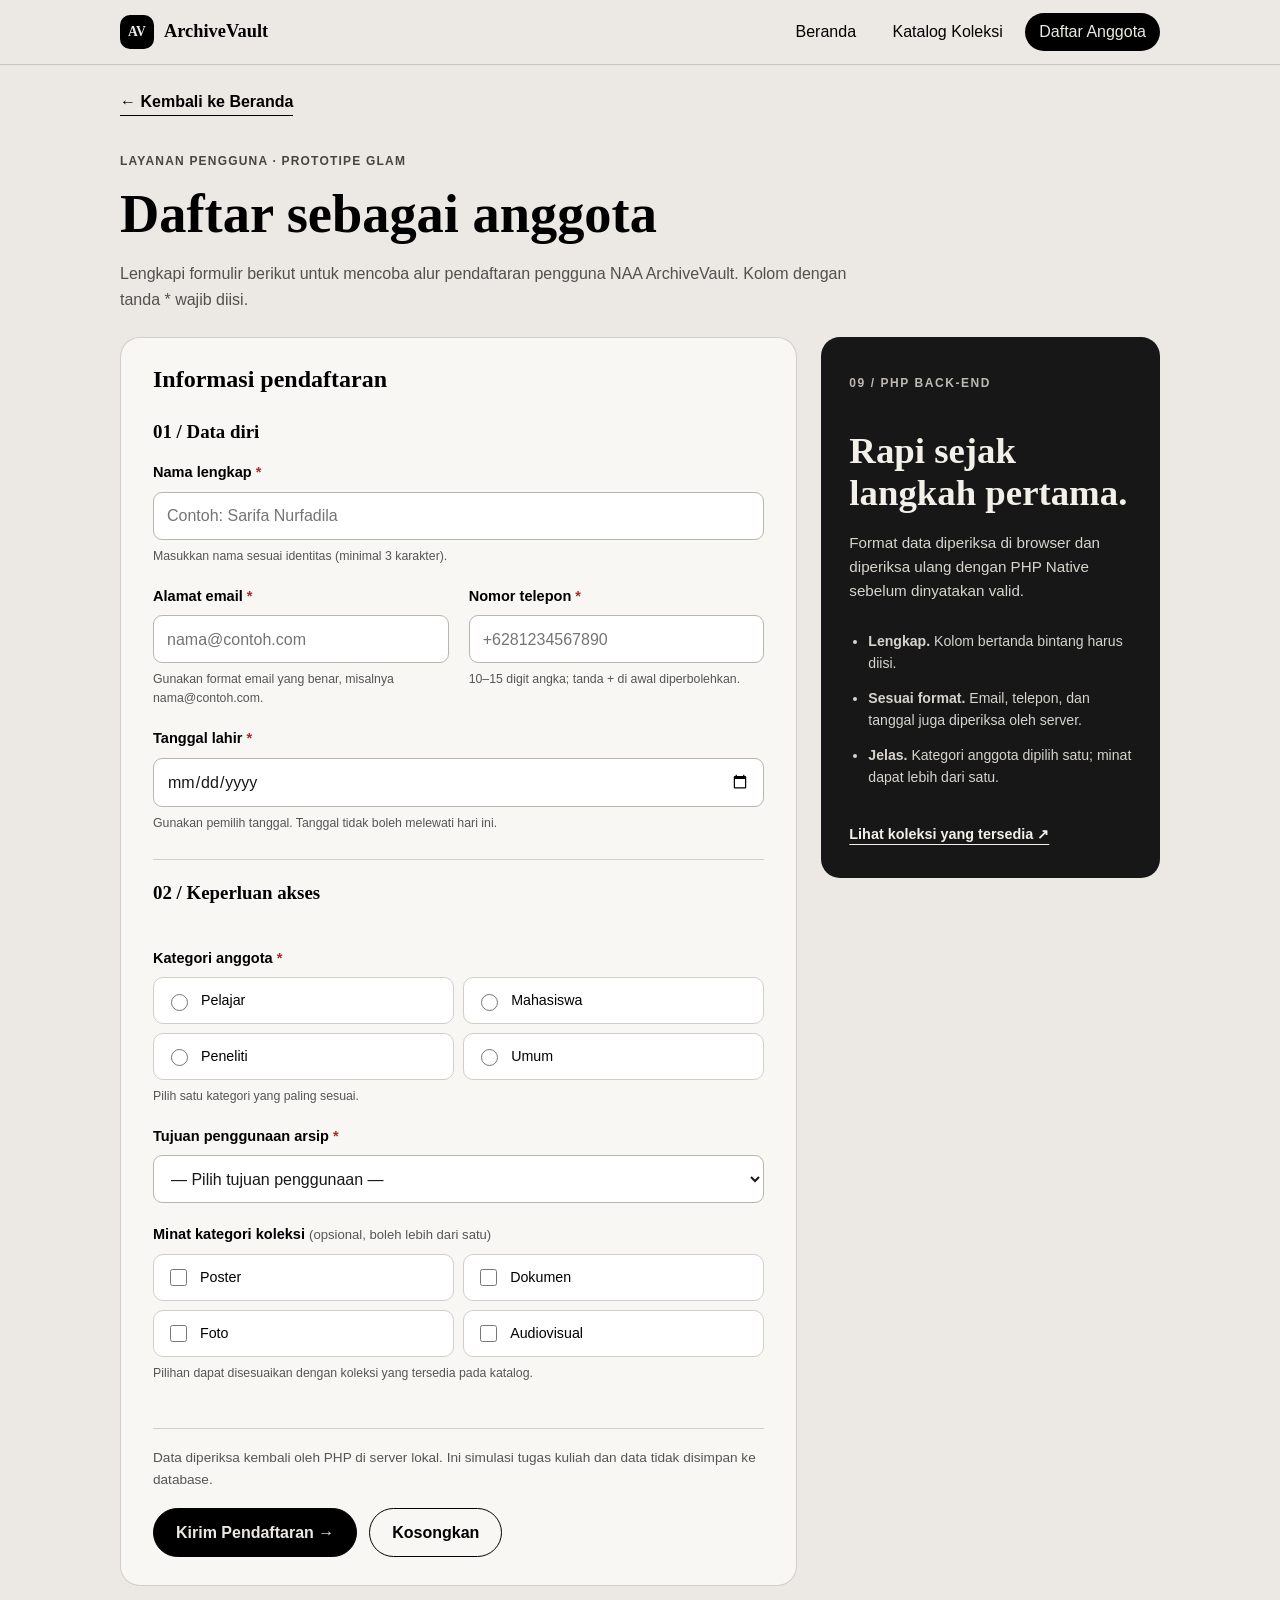
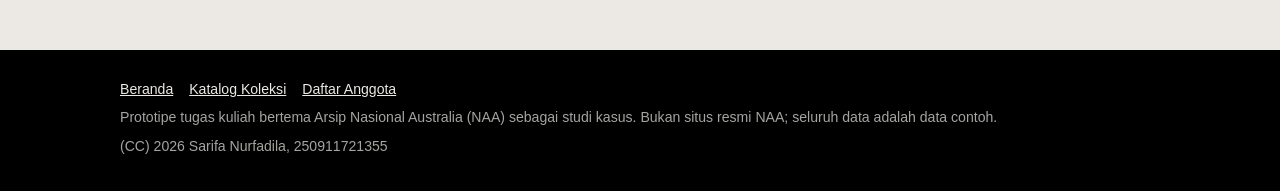
<file: formulir.html>
<!DOCTYPE html>
<html lang="id">
<head>
<meta charset="UTF-8">
<meta name="viewport" content="width=device-width, initial-scale=1.0">
<title>Formulir Pendaftaran Anggota — NAA ArchiveVault</title>
<link rel="stylesheet" href="style.css">
</head>
<body>
<header class="site-header" id="atas">
  <div class="container header-inner">
    <a class="brand" href="index.php"><span class="brand-mark">AV</span> ArchiveVault</a>
    <nav class="nav" aria-label="Navigasi utama">
      <a href="index.php">Beranda</a>
      <a href="katalog.html">Katalog Koleksi</a>
      <a href="formulir.html" class="is-active" aria-current="page">Daftar Anggota</a>
    </nav>
  </div>
</header>
<main class="container">
  <a class="back" href="index.php">← Kembali ke Beranda</a>
  <div class="form-head">
    <p class="eyebrow">Layanan pengguna · Prototipe GLAM</p>
    <h1>Daftar sebagai anggota</h1>
    <p class="muted">Lengkapi formulir berikut untuk mencoba alur pendaftaran pengguna NAA ArchiveVault. Kolom dengan tanda <span aria-label="wajib diisi">*</span> wajib diisi.</p>
  </div>
  <div class="registration-layout">
    <section class="form-card" aria-labelledby="judul-form">
      <h2 id="judul-form">Informasi pendaftaran</h2>
      <form id="form-pendaftaran" action="layanan.php" method="POST">
        <fieldset class="form-section">
          <legend>01 / Data diri</legend>
          <div class="form-grid">
            <div class="field field-full">
              <label for="nama">Nama lengkap <span class="required-mark">*</span></label>
              <input id="nama" name="nama" type="text" placeholder="Contoh: Sarifa Nurfadila" autocomplete="name" minlength="3" maxlength="80" required>
              <small>Masukkan nama sesuai identitas (minimal 3 karakter).</small>
            </div>
            <div class="field">
              <label for="email">Alamat email <span class="required-mark">*</span></label>
              <input id="email" name="email" type="email" placeholder="nama@contoh.com" autocomplete="email" maxlength="100" required>
              <small>Gunakan format email yang benar, misalnya nama@contoh.com.</small>
            </div>
            <div class="field">
              <label for="telepon">Nomor telepon <span class="required-mark">*</span></label>
              <input id="telepon" name="telepon" type="tel" inputmode="tel" placeholder="+6281234567890" pattern="[+]?[0-9]{10,15}" title="Gunakan 10–15 digit angka, boleh diawali tanda +." autocomplete="tel" required>
              <small>10–15 digit angka; tanda + di awal diperbolehkan.</small>
            </div>
            <div class="field field-full">
              <label for="tanggal-lahir">Tanggal lahir <span class="required-mark">*</span></label>
              <input id="tanggal-lahir" name="tanggal_lahir" type="date" min="1900-01-01" required>
              <small>Gunakan pemilih tanggal. Tanggal tidak boleh melewati hari ini.</small>
            </div>
          </div>
        </fieldset>
        <fieldset class="form-section">
          <legend>02 / Keperluan akses</legend>
          <div class="field">
            <label>Kategori anggota <span class="required-mark">*</span></label>
            <div class="choice-grid" role="group" aria-label="Kategori anggota">
              <label class="choice"><input type="radio" name="kategori_anggota" value="Pelajar" required> Pelajar</label>
              <label class="choice"><input type="radio" name="kategori_anggota" value="Mahasiswa"> Mahasiswa</label>
              <label class="choice"><input type="radio" name="kategori_anggota" value="Peneliti"> Peneliti</label>
              <label class="choice"><input type="radio" name="kategori_anggota" value="Umum"> Umum</label>
            </div>
            <small>Pilih satu kategori yang paling sesuai.</small>
          </div>
          <div class="field">
            <label for="tujuan">Tujuan penggunaan arsip <span class="required-mark">*</span></label>
            <select id="tujuan" name="tujuan" required>
              <option value="" selected disabled>— Pilih tujuan penggunaan —</option>
              <option value="Penelitian">Penelitian</option>
              <option value="Tugas sekolah atau kuliah">Tugas sekolah atau kuliah</option>
              <option value="Penelusuran sejarah keluarga">Penelusuran sejarah keluarga</option>
              <option value="Pembelajaran umum">Pembelajaran umum</option>
              <option value="Kebutuhan lain">Kebutuhan lain</option>
            </select>
          </div>
          <div class="field">
            <label>Minat kategori koleksi <span class="optional">(opsional, boleh lebih dari satu)</span></label>
            <div class="choice-grid" role="group" aria-label="Minat kategori koleksi">
              <label class="choice"><input type="checkbox" name="minat_koleksi[]" value="Poster"> Poster</label>
              <label class="choice"><input type="checkbox" name="minat_koleksi[]" value="Dokumen"> Dokumen</label>
              <label class="choice"><input type="checkbox" name="minat_koleksi[]" value="Foto"> Foto</label>
              <label class="choice"><input type="checkbox" name="minat_koleksi[]" value="Audiovisual"> Audiovisual</label>
            </div>
            <small>Pilihan dapat disesuaikan dengan koleksi yang tersedia pada katalog.</small>
          </div>
        </fieldset>
        <div class="form-bottom">
          <p class="privacy-text">Data diperiksa kembali oleh PHP di server lokal. Ini simulasi tugas kuliah dan data tidak disimpan ke database.</p>
          <div class="form-actions">
            <button class="btn" type="submit">Kirim Pendaftaran →</button>
            <button class="btn btn-outline" type="reset">Kosongkan</button>
          </div>
        </div>
      </form>
    </section>
    <aside class="form-aside" aria-labelledby="judul-panduan">
      <span class="aside-number">09 / PHP BACK-END</span>
      <h2 id="judul-panduan">Rapi sejak langkah pertama.</h2>
      <p>Format data diperiksa di browser dan diperiksa ulang dengan PHP Native sebelum dinyatakan valid.</p>
      <ul>
        <li><strong>Lengkap.</strong> Kolom bertanda bintang harus diisi.</li>
        <li><strong>Sesuai format.</strong> Email, telepon, dan tanggal juga diperiksa oleh server.</li>
        <li><strong>Jelas.</strong> Kategori anggota dipilih satu; minat dapat lebih dari satu.</li>
      </ul>
      <a href="katalog.html" class="aside-link">Lihat koleksi yang tersedia ↗</a>
    </aside>
  </div>
</main>
<footer class="site-footer">
  <div class="container">
    <a href="index.php">Beranda</a><a href="katalog.html">Katalog Koleksi</a><a href="formulir.html">Daftar Anggota</a>
    <p>Prototipe tugas kuliah bertema Arsip Nasional Australia (NAA) sebagai studi kasus. Bukan situs resmi NAA; seluruh data adalah data contoh.</p>
    <p>(CC) 2026 Sarifa Nurfadila, 250911721355</p>
  </div>
</footer>
<script>
// Batasi pilihan tanggal di browser; pemeriksaan ulang juga dilakukan di PHP.
const tanggal = document.getElementById('tanggal-lahir');
const today = new Date();
tanggal.max = [today.getFullYear(), String(today.getMonth() + 1).padStart(2, '0'), String(today.getDate()).padStart(2, '0')].join('-');
</script>
</body>
</html>
</file>
<file: style.css>
:root{--paper:#ECE9E4;--ink:#000;--muted:rgba(0,0,0,.66);--line:rgba(0,0,0,.16);--wash:rgba(0,0,0,.055);
--serif:Charter,'Iowan Old Style',Georgia,serif;--sans:-apple-system,'Segoe UI',Roboto,Arial,sans-serif}
*{box-sizing:border-box}
body{margin:0;background:var(--paper);color:var(--ink);font:16px/1.6 var(--sans)}
a{color:inherit}
.container{max-width:1080px;margin:0 auto;padding:0 20px}
h1,h2,h3{font-family:var(--serif);line-height:1.15;margin:0 0 .5em}
h1{font-size:clamp(2rem,5vw,3.4rem)}h2{font-size:1.6rem}h3{font-size:1.15rem}
.muted{color:var(--muted)}
/* global nav */
.site-header{position:sticky;top:0;z-index:10;background:var(--paper);border-bottom:1px solid var(--line)}
.header-inner{display:flex;align-items:center;justify-content:space-between;gap:16px;min-height:64px;flex-wrap:wrap}
.brand{display:flex;align-items:center;gap:10px;text-decoration:none;font-family:var(--serif);font-weight:700;font-size:1.15rem}
.brand-mark{display:grid;place-items:center;width:34px;height:34px;border-radius:10px;background:var(--ink);color:var(--paper);font-size:.85rem}
.nav a{display:inline-block;padding:6px 14px;border-radius:999px;text-decoration:none;font-weight:500;margin-left:4px}
.nav a:hover,.nav a.is-active{background:var(--ink);color:var(--paper)}
/* buttons */
.btn{display:inline-block;padding:11px 22px;border-radius:999px;border:1.5px solid var(--ink);background:var(--ink);color:var(--paper);text-decoration:none;font-weight:600}
.btn:hover{background:transparent;color:var(--ink)}
.btn-outline{background:transparent;color:var(--ink)}.btn-outline:hover{background:var(--ink);color:var(--paper)}
.back{display:inline-block;margin:24px 0 8px;font-weight:600;text-decoration:none;border-bottom:1.5px solid var(--ink)}
.chip{display:inline-block;padding:2px 12px;border:1px solid var(--line);border-radius:999px;font-size:.8rem;margin-right:6px}
/* home */
.hero{padding:64px 0 48px}.hero p{max-width:620px;font-size:1.1rem;color:var(--muted)}
.banner{background:var(--ink);color:var(--paper);border-radius:24px;padding:36px;display:grid;grid-template-columns:1fr 1fr;gap:28px;align-items:center;margin-bottom:56px}
.banner img{width:100%;border-radius:14px;display:block}.banner p{color:rgba(236,233,228,.75)}
.banner .btn{background:var(--paper);color:var(--ink);border-color:var(--paper)}.banner .btn:hover{background:transparent;color:var(--paper)}
.eyebrow{text-transform:uppercase;letter-spacing:.1em;font-size:.75rem;font-weight:700;opacity:.7}
/* catalog */
.page-title{padding:8px 0 24px}
.grid{display:grid;grid-template-columns:repeat(auto-fill,minmax(290px,1fr));gap:22px;padding-bottom:56px}
.card{border:1px solid var(--line);border-radius:18px;overflow:hidden;background:#f5f3ef;display:flex;flex-direction:column}
.card img{width:100%;aspect-ratio:4/3;object-fit:cover;display:block;background:var(--wash)}
.card-body{padding:18px;display:flex;flex-direction:column;gap:8px;flex:1}
.card-body p{margin:0;color:var(--muted);font-size:.93rem}
.card-body .btn{margin-top:auto;text-align:center}
/* detail */
.detail{display:grid;grid-template-columns:1.2fr 1fr;gap:32px;padding-bottom:40px;align-items:start}
.detail figure{margin:0}.detail figure img{width:100%;border-radius:18px;border:1px solid var(--line);display:block}
table{width:100%;border-collapse:collapse;background:#f5f3ef;border:1px solid var(--line);border-radius:12px}
th,td{text-align:left;padding:10px 14px;border-bottom:1px solid var(--line);vertical-align:top}
th{width:38%;background:var(--wash);font-weight:600}
.actions{display:flex;gap:12px;flex-wrap:wrap;margin:24px 0 56px}
.note{font-size:.85rem;color:var(--muted);margin-top:14px}
.site-footer{background:var(--ink);color:var(--paper);padding:28px 0;font-size:.88rem}
.site-footer a{margin-right:16px}.site-footer p{margin:.4em 0;color:rgba(236,233,228,.7)}
@media(max-width:760px){.banner,.detail{grid-template-columns:1fr}}


/* Tugas 7: formulir pendaftaran anggota */
.form-head{max-width:740px;padding:16px 0 24px}
.form-head h1{margin:4px 0 12px}
.form-head p:last-child{margin-bottom:0}
.registration-layout{display:grid;grid-template-columns:minmax(0,1.8fr) minmax(260px,.9fr);gap:24px;align-items:start;padding-bottom:64px}
.form-card{background:#f8f7f4;border:1px solid var(--line);border-radius:20px;padding:28px 32px}
.form-card>h2{font-size:1.5rem;margin-bottom:24px}
.form-section{margin:0;padding:0 0 26px;border:0;border-bottom:1px solid var(--line);min-width:0}
.form-section+.form-section{padding-top:25px}
.form-section legend{font-family:var(--serif);font-size:1.18rem;font-weight:700;padding:0;margin-bottom:14px}
.form-section+.form-section legend{padding-top:18px}
.form-grid{display:grid;grid-template-columns:repeat(2,minmax(0,1fr));gap:20px}
.field{display:flex;flex-direction:column;gap:7px;margin-bottom:20px}
.form-grid .field{margin-bottom:0}
.field-full{grid-column:1 / -1}
.field>label{font-size:.91rem;font-weight:700}
.required-mark{color:#a42c2c}
.optional{font-size:.82rem;color:var(--muted);font-weight:400}
.field>small{font-size:.77rem;line-height:1.5;color:var(--muted)}
.field>input,.field>select{width:100%;min-height:48px;padding:10px 13px;background:#fff;border:1.5px solid #b7b5af;border-radius:9px;color:#171717;font:inherit;transition:border-color .15s,box-shadow .15s}
.field>input::placeholder{color:#747474}
.field>input:focus,.field>select:focus{outline:none;box-shadow:0 0 0 3px rgba(0,0,0,.08)}
/* Persyaratan feedback visual HTML5 :focus:invalid / :focus:valid */
.field>input:focus:invalid,.field>select:focus:invalid{border-color:#b73333;box-shadow:0 0 0 3px rgba(183,51,51,.12)}
.field>input:focus:valid,.field>select:focus:valid{border-color:#247a51;box-shadow:0 0 0 3px rgba(36,122,81,.13)}
.choice-grid{display:grid;grid-template-columns:repeat(2,minmax(0,1fr));gap:9px}
.choice{display:flex;align-items:center;gap:10px;padding:11px 12px;border:1px solid #d1cec8;border-radius:10px;background:#fff;cursor:pointer;font-size:.89rem;min-height:45px}
.choice:has(input:checked){border-color:#171717;background:#eeece7}
.choice input{width:17px;height:17px;accent-color:#161616;flex-shrink:0}
.choice:focus-within{outline:2px solid #595959;outline-offset:2px}
.form-bottom{padding-top:18px}
.privacy-text{font-size:.85rem;color:var(--muted);margin:0 0 17px}
.form-actions{display:flex;flex-wrap:wrap;gap:12px}
.form-actions .btn{cursor:pointer;font:inherit;font-weight:600}
.success-message{margin-top:22px;background:#e7f2e9;color:#1f5c37;padding:14px 16px;border:1px solid #79a98a;border-radius:10px;font-size:.89rem}
.success-message[hidden]{display:none}
.form-aside{position:sticky;top:86px;border-radius:19px;background:#171717;color:#f3f0e9;padding:32px 28px}
.form-aside .aside-number{font-size:.75rem;letter-spacing:.13em;color:#bdb9b3;font-weight:700}
.form-aside h2{font-size:2.3rem;margin:36px 0 16px}
.form-aside p{color:#d7d4ce;font-size:.95rem}
.form-aside ul{padding-left:19px;margin:26px 0 32px;color:#d7d4ce;font-size:.88rem}
.form-aside li+li{margin-top:12px}
.aside-link{display:inline-block;color:#f3f0e9;text-underline-offset:5px;font-size:.9rem;font-weight:600}
@media(max-width:900px){.registration-layout{grid-template-columns:1fr}.form-aside{position:static}.form-aside h2{font-size:1.9rem;margin:18px 0 8px}}
@media(max-width:540px){.form-card{padding:20px 17px}.form-grid,.choice-grid{grid-template-columns:1fr}.form-actions .btn{width:100%;text-align:center}.form-head{padding-top:8px}}

/* Tugas 9: hasil validasi PHP Native */
.result-card{max-width:940px;margin:12px 0 22px;border:1px solid var(--line);border-radius:20px;background:#f8f7f4;padding:34px 38px;min-height:275px}
.result-card h2{font-size:clamp(1.5rem,3vw,2rem);margin:12px 0}
.result-label{display:inline-block;background:#e4e0d8;border-radius:999px;padding:5px 13px;font-size:.78rem;text-transform:uppercase;letter-spacing:.05em;font-weight:700}
.result-label--success{background:#dfeee4;color:#236342}.result-label--error{background:#f3e2e0;color:#a62c2c}
.result-success{color:#245f3a}.result-error{color:#962d2d}
.result-grid{display:grid;grid-template-columns:repeat(2,minmax(0,1fr));gap:16px;margin:25px 0}
.result-grid>div{padding:15px;border:1px solid #d7d4ce;border-radius:12px;background:#fff;overflow-wrap:anywhere}
.result-grid span{display:block;font-size:.75rem;letter-spacing:.03em;color:#555;margin-bottom:4px}.result-grid strong{font-size:.94rem}
.result-note{border-left:3px solid #38634b;padding:9px 13px;background:#eef4ee;font-size:.85rem;color:#2a4e38}
.result-errors{padding:16px 18px 16px 36px;border-radius:10px;background:#f9eeed;color:#852b2b;max-width:720px}
.result-after{max-width:940px;margin:0 0 56px;font-size:.85rem}
@media(max-width:600px){.result-card{padding:24px 19px}.result-grid{grid-template-columns:1fr}}
</file>
